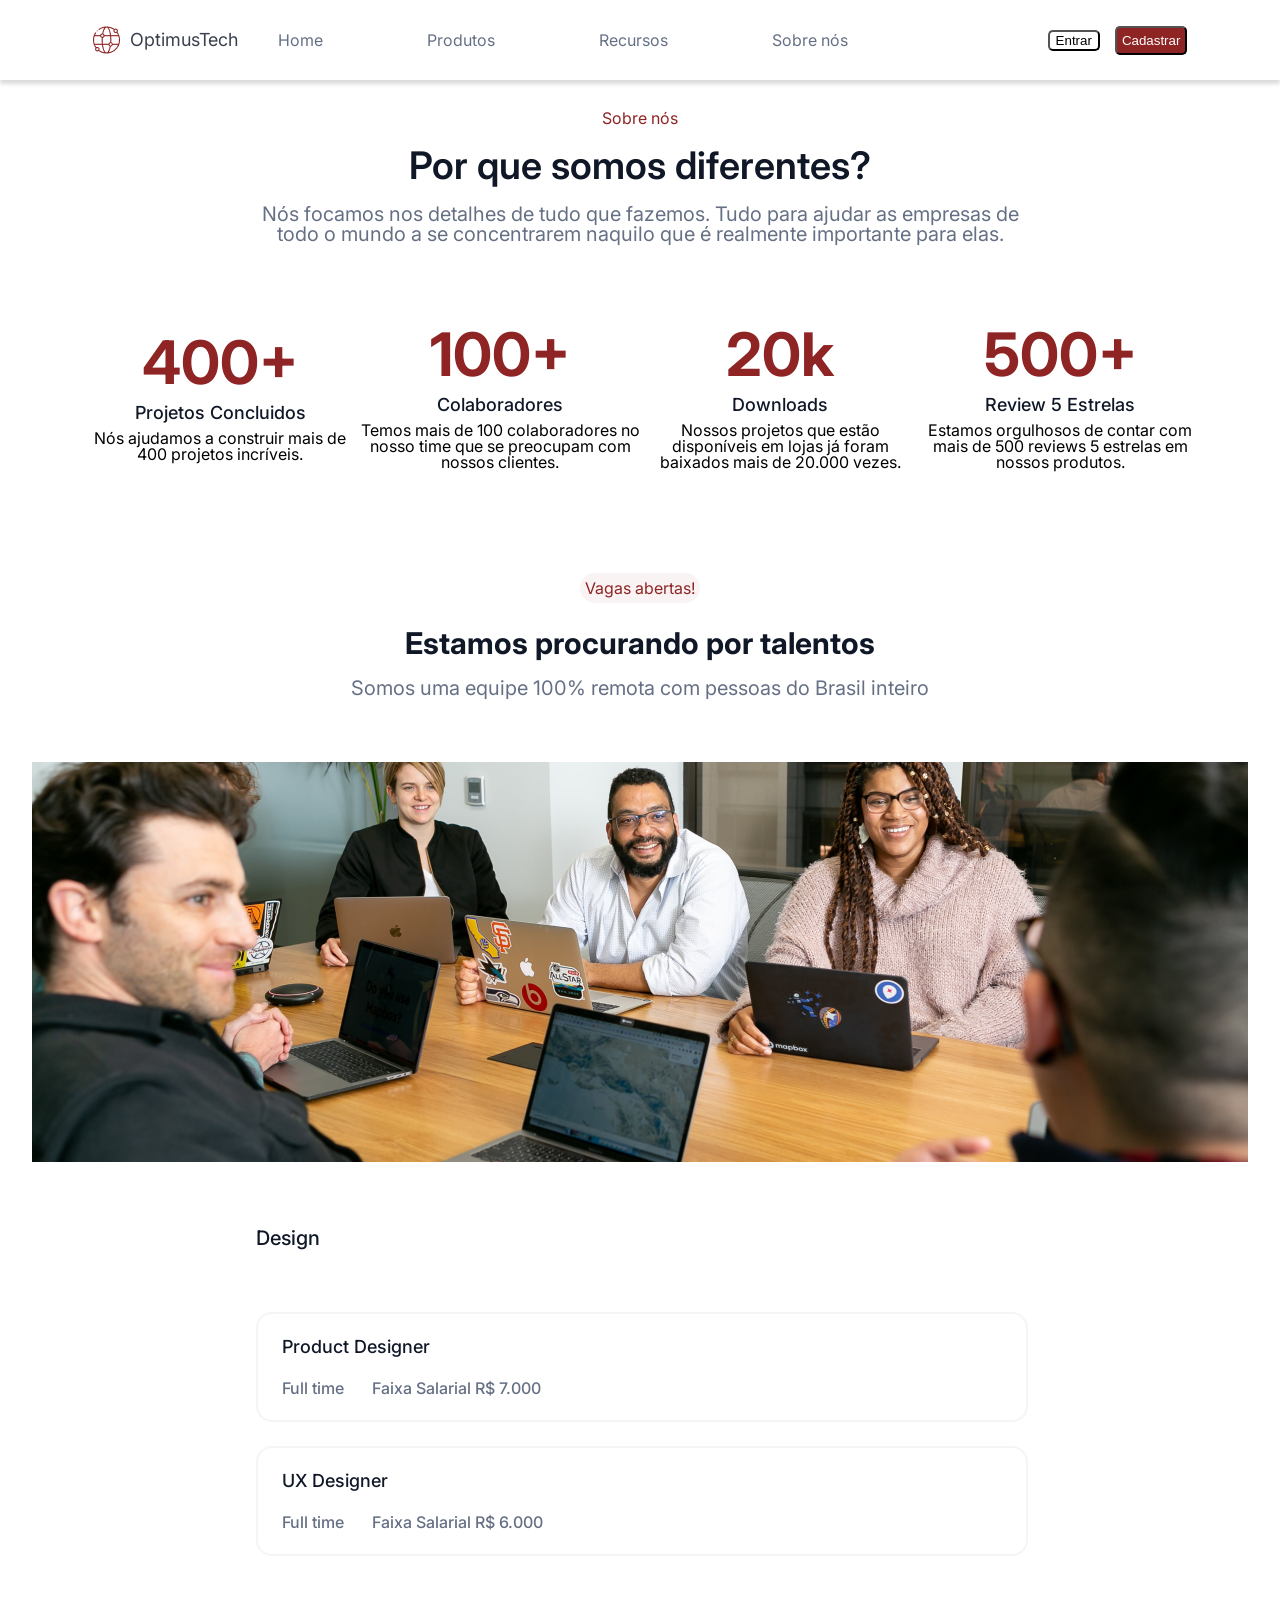
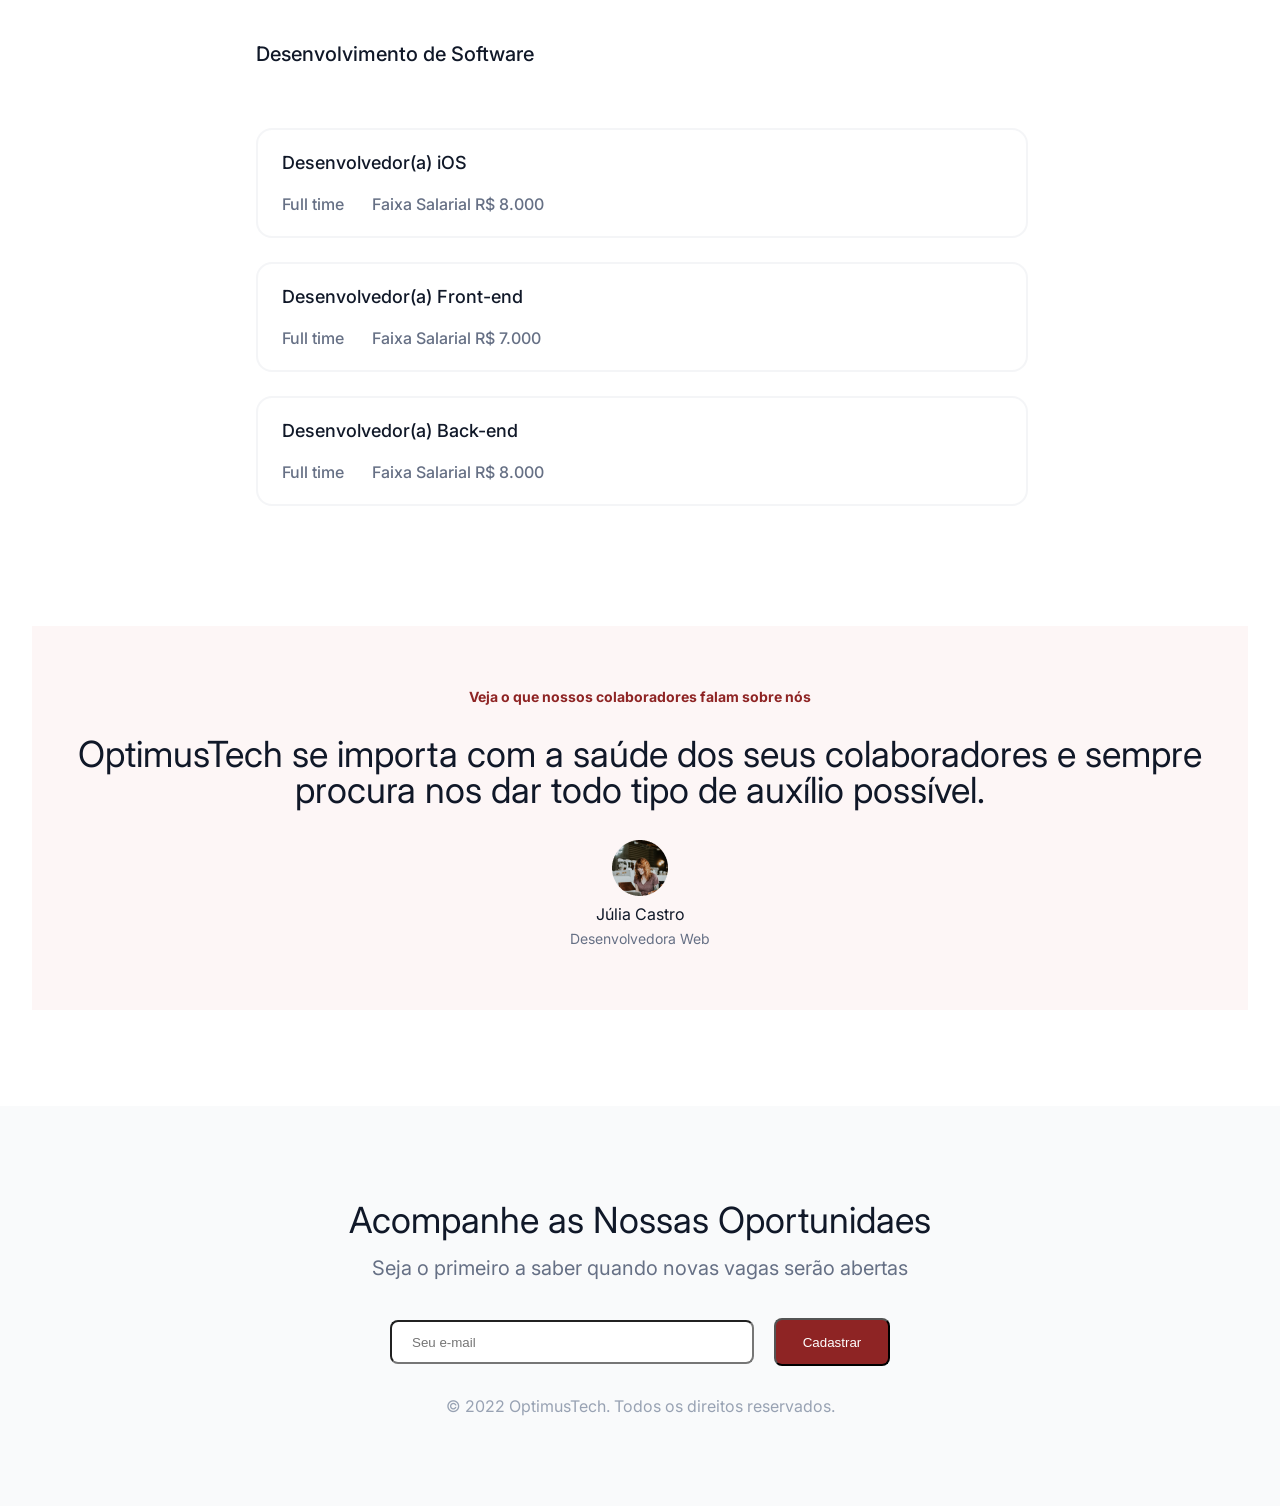
<file: Index.html>
<!DOCTYPE html>
<html lang="en">
<head>
    <meta charset="UTF-8">
    <meta name="viewport" content="width=device-width, initial-scale=1.0">
    <title>Document</title>
    <link rel="stylesheet" href="./Src/css/Reset.css">
    <link rel="stylesheet" href="./Src/css/style.css">
    <link rel="preconnect" href="https://fonts.googleapis.com">
    <link rel="preconnect" href="https://fonts.gstatic.com" crossorigin>
    <link href="https://fonts.googleapis.com/css2?family=Inter:wght@100..900&display=swap" rel="stylesheet">

</head>
<body>

    <header id="header">

        <div class="container">

            <div class="logo">
                <img src="./Src/Img/logo.png" alt="logo">
                <h3>OptimusTech</h3>

            </div>

            <div class="menu">
                <a href="Home.com">Home</a>
                <a href="Produtos.com">Produtos</a>
                <a href="Recursos.com">Recursos</a>
                <a href="Sobre.com">Sobre nós</a>

            </div>

            <div class="entrar">
                <button type="submit">Entrar</button>
            </div>

            <div class="cadastrar">
                <button type="submit">Cadastrar</button>
            </div>


        </div>
    </header>

    <main>

        <section id="primeira">
            <div class="container">
                <div class="sobre">

                <h3>Sobre nós</h3>
                <h2>Por que somos diferentes?</h2>
                <h4>Nós focamos nos detalhes de tudo que fazemos. Tudo para ajudar as empresas de todo o mundo a se concentrarem naquilo que é realmente importante para elas.</h4>
                    
                </div>
            </div>

        </section>

        <section id="segunda">
            <div class="container">

                <ul>
                <li><h2>400+</h2>
                    <h3>Projetos Concluidos</h3>
                    <p>Nós ajudamos a construir mais de 400 projetos incríveis.</p></li>

                <li><h2>100+</h2>
                    <h3>Colaboradores</h3>
                    <p>Temos mais de 100 colaboradores no nosso time que se preocupam com nossos clientes.</p></li>

                <li><h2>20k</h2>
                    <h3>Downloads</h3>
                    <p>Nossos projetos que estão disponíveis em lojas já foram baixados mais de 20.000 vezes.</p></li>

                <li><h2>500+</h2>
                    <h3>Review 5 Estrelas</h3>
                    <p>Estamos orgulhosos de contar com mais de 500 reviews 5 estrelas em nossos produtos.</p></li>

            </ul>
            </div>

        </section>

        <section id="terceira">
            <div class="container">
                <div class="recrutamento">
                    <div class="atrativo">
                    <h3>Vagas abertas!</h3>
                    <h2>Estamos procurando por talentos</h2>
                    <h4>Somos uma equipe 100% remota com pessoas do Brasil inteiro</h4>

                    <img src="./Src/Img/reuniao.jpg" alt="reuniao">

                </div>
                </div>
                
            </section> 

            <section id="meio">
                
                <div class="container">
                    <div class="design">

                    <h4>Design</h4>

                    <ul class="lista1">

                    
                        <li>
                            <h3>Product Designer</h3>
                            <p>Full time       Faixa Salarial R$ 7.000</p>
                        </li>

                        <li>
                            <h3>UX Designer</h3>
                            <p>Full time            Faixa Salarial R$ 6.000</p>
                        </li>
                        
                    </ul>
                    </div>

                    <div class="design">
                        <h4>Desenvolvimento de Software</h4>

                        <ul class="lista2">

                            <li>
                                <h3>Desenvolvedor(a) iOS</h3>
                                <p>Full time       Faixa Salarial R$ 8.000</p>
                            </li>

                            <li>
                                <h3>Desenvolvedor(a) Front-end</h3>
                                <p>Full time       Faixa Salarial R$ 7.000</p>
                            </li>

                            <li>
                                <h3>Desenvolvedor(a) Back-end</h3>
                                <p>Full time       Faixa Salarial R$ 8.000</p>
                            </li>

                        </ul>
                    </div>
                </div>
            </div>

        </section>

        <section id="quarta">
            <div class="container">

                <h3>Veja o que nossos colaboradores falam sobre nós</h3>
                <h2>OptimusTech se importa com a saúde dos seus colaboradores e sempre procura nos dar todo tipo de auxílio possível.</h2>
                
                <img src="./Src/Img/julia.png" alt="julia">
                <h4>Júlia Castro</h4>
                <h5>Desenvolvedora Web</h5>


            </div>
        </section>
    </main>
    
    <footer>
        <div class="container">
            <div class="oportunidades">
                <h2>Acompanhe as Nossas Oportunidaes</h2>
                <h4>Seja o primeiro a saber quando novas vagas serão abertas</h4>

                <div class="form">
                <input type="text" placeholder="Seu e-mail">
                <button type="submit">Cadastrar</button>
                </div>

            </div>

            <div class="logomarca">
                <h5>© 2022 OptimusTech. Todos os direitos reservados.</h5>

            </div> 
        </div>
    </footer>


</body>
</html>
</file>
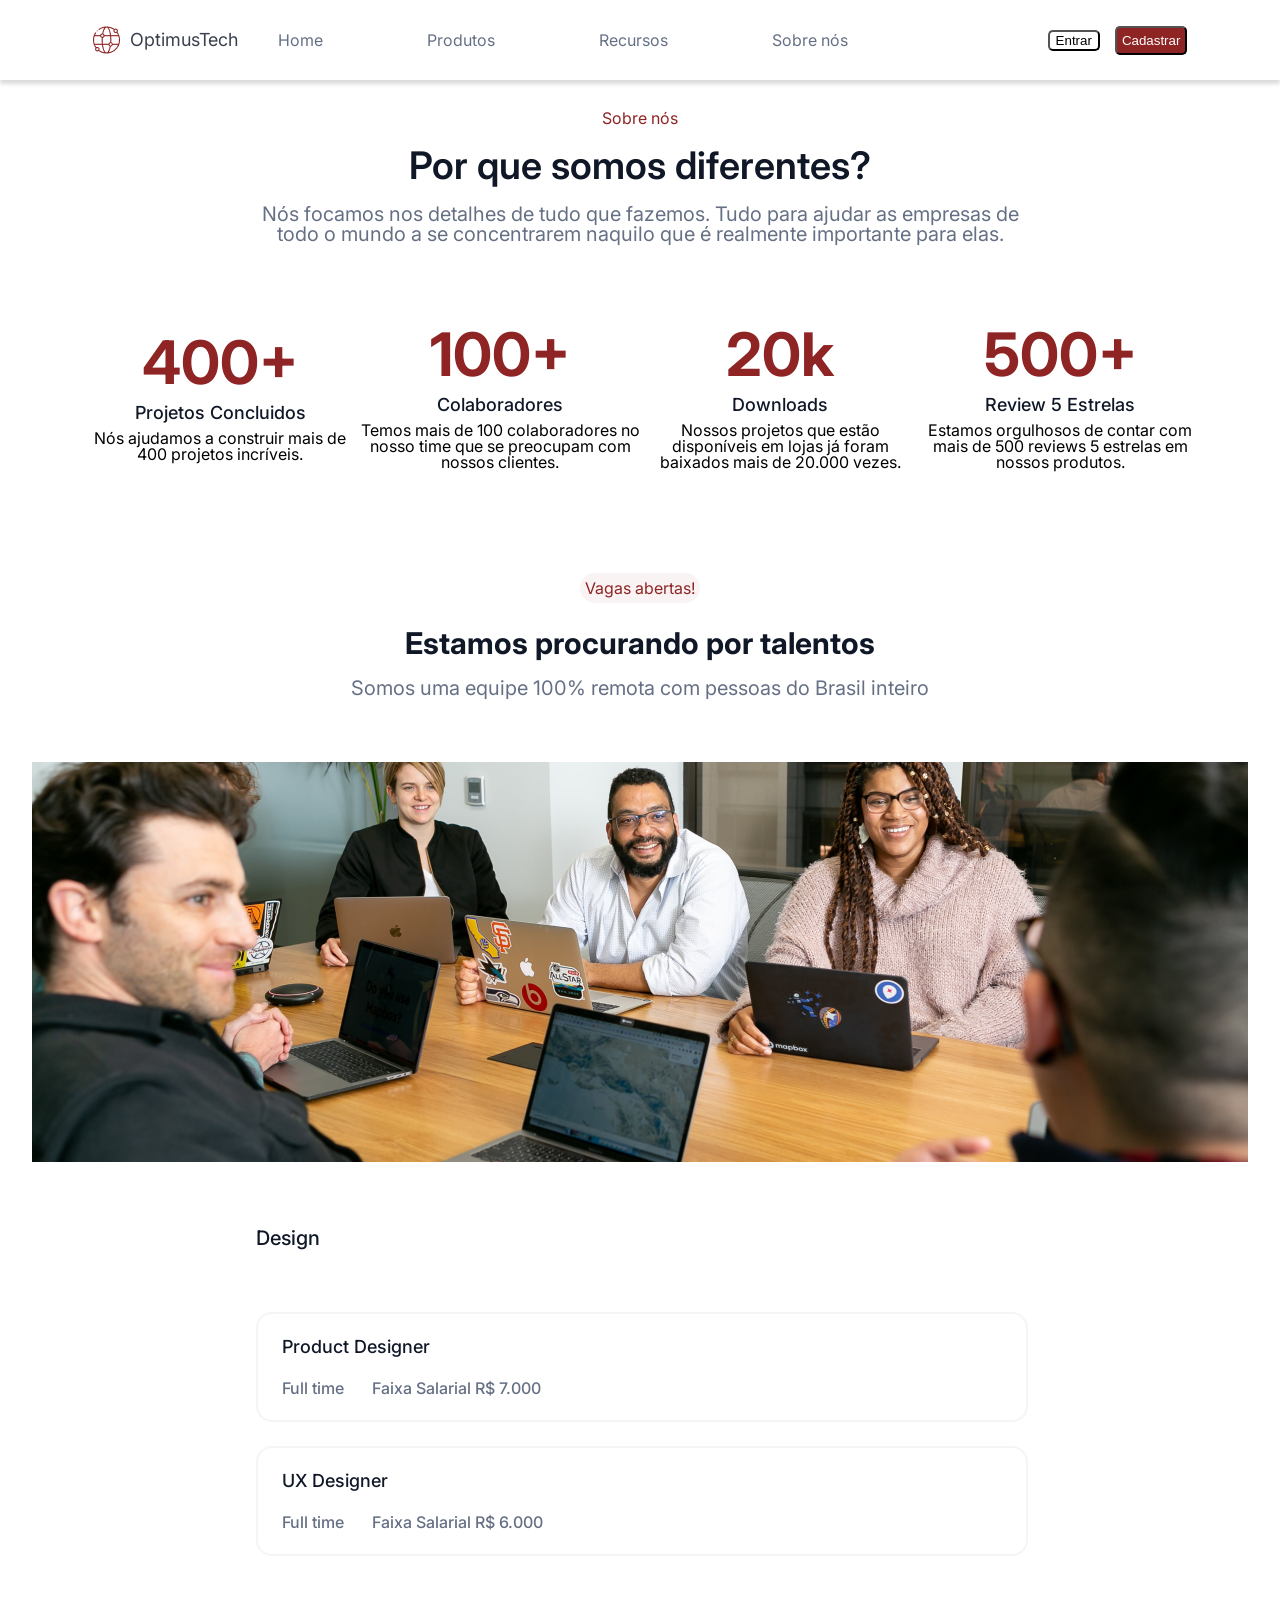
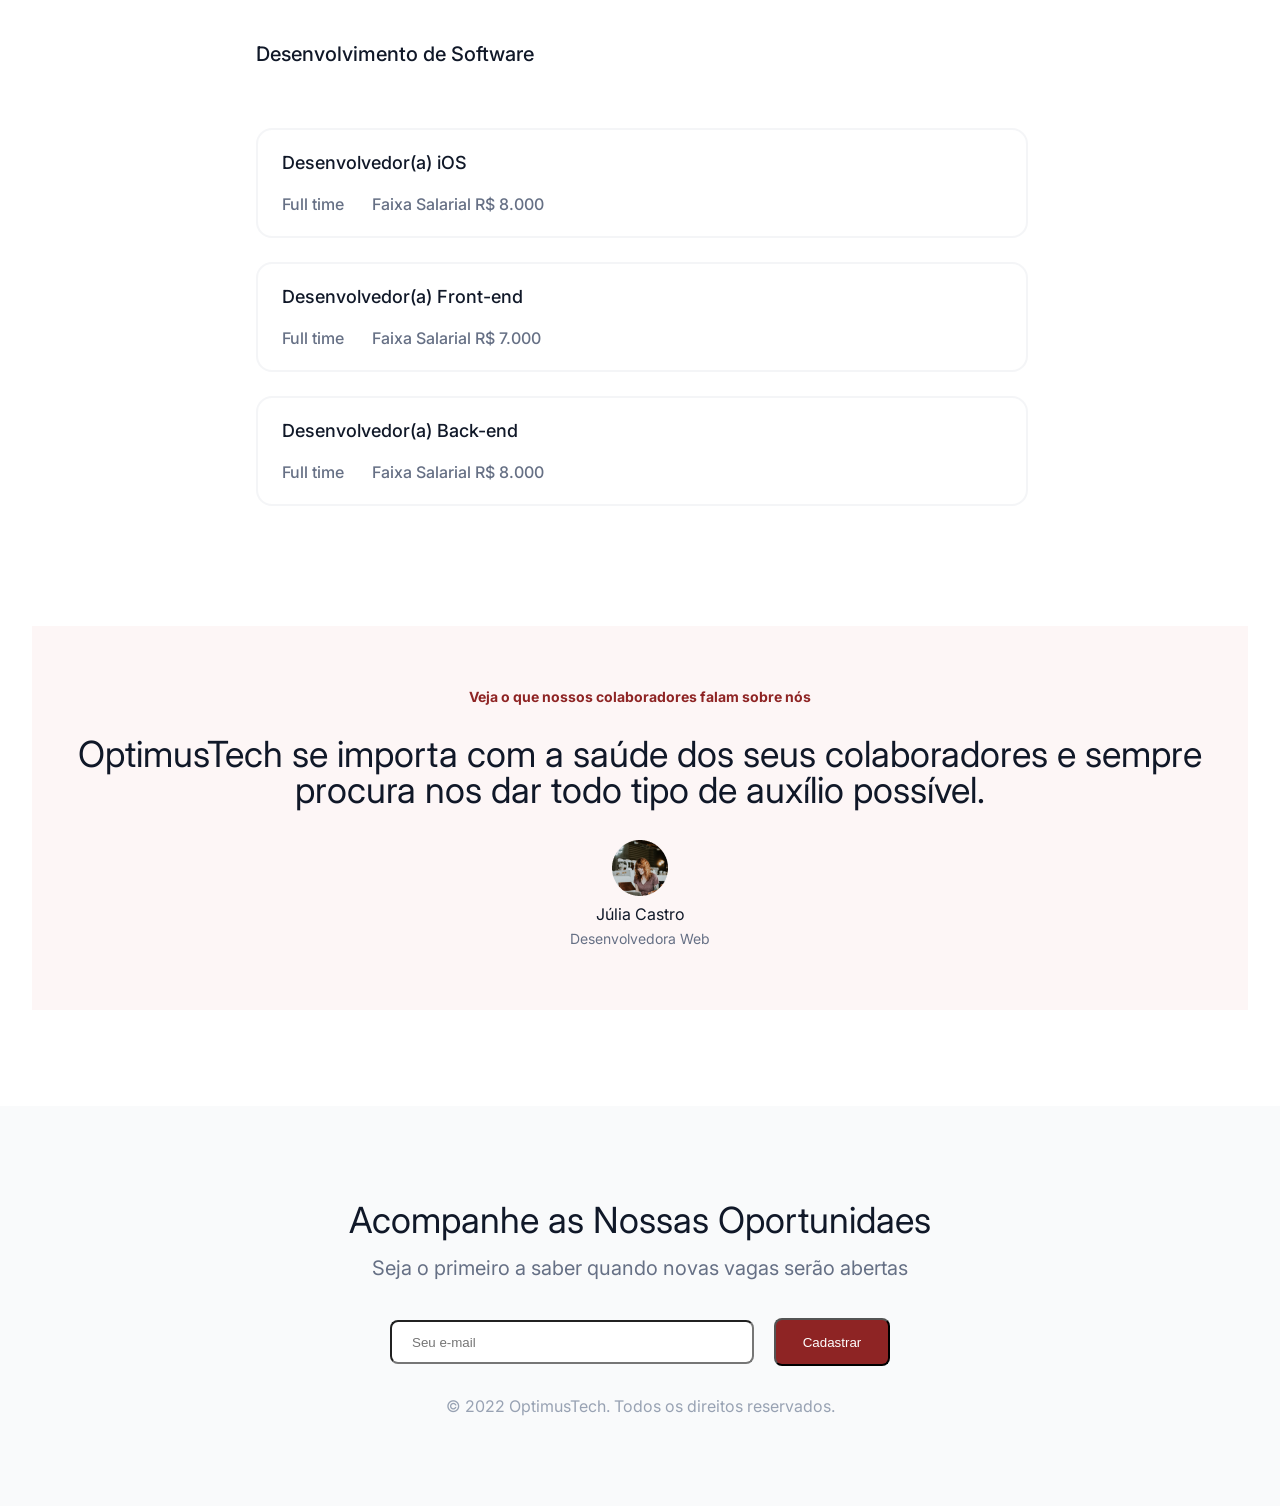
<file: Src/home.html>
<!DOCTYPE html>
<html lang="en">
<head>
    <meta charset="UTF-8">
    <meta name="viewport" content="width=device-width, initial-scale=1.0">
    <title>Document</title>
    <link rel="stylesheet" href="/css/style.css">
    <link rel="stylesheet" href="/css/Reset.css">
    <link rel="preconnect" href="https://fonts.googleapis.com">
    <link rel="preconnect" href="https://fonts.gstatic.com" crossorigin>
    <link href="https://fonts.googleapis.com/css2?family=Inter:wght@100..900&display=swap" rel="stylesheet">

</head>
<body>

    <header id="header">

        <div class="container">

            <div class="logo">
                <img src="/Img/logo.png" alt="logo">
                <h3>OptimusTech</h3>

            </div>

            <div class="menu">
                <a href="Home.com">Home</a>
                <a href="Produtos.com">Produtos</a>
                <a href="Recursos.com">Recursos</a>
                <a href="Sobre.com">Sobre nós</a>

            </div>

            <div class="entrar">
                <button type="submit">Entrar</button>
            </div>

            <div class="cadastrar">
                <button type="submit">Cadastrar</button>
            </div>


        </div>
    </header>

    <main>

        <section id="primeira">
            <div class="container">
                <div class="sobre">

                <h3>Sobre nós</h3>
                <h2>Por que somos diferentes?</h2>
                <h4>Nós focamos nos detalhes de tudo que fazemos. Tudo para ajudar as empresas de todo o mundo a se concentrarem naquilo que é realmente importante para elas.</h4>
                    
                </div>
            </div>

        </section>

        <section id="segunda">
            <div class="container">

                <ul>
                <li><h2>400+</h2>
                    <h3>Projetos Concluidos</h3>
                    <p>Nós ajudamos a construir mais de 400 projetos incríveis.</p></li>

                <li><h2>100+</h2>
                    <h3>Colaboradores</h3>
                    <p>Temos mais de 100 colaboradores no nosso time que se preocupam com nossos clientes.</p></li>

                <li><h2>20k</h2>
                    <h3>Downloads</h3>
                    <p>Nossos projetos que estão disponíveis em lojas já foram baixados mais de 20.000 vezes.</p></li>

                <li><h2>500+</h2>
                    <h3>Review 5 Estrelas</h3>
                    <p>Estamos orgulhosos de contar com mais de 500 reviews 5 estrelas em nossos produtos.</p></li>

            </ul>
            </div>

        </section>

        <section id="terceira">
            <div class="container">
                <div class="recrutamento">
                    <div class="atrativo">
                    <h3>Vagas abertas!</h3>
                    <h2>Estamos procurando por talentos</h2>
                    <h4>Somos uma equipe 100% remota com pessoas do Brasil inteiro</h4>

                    <img src="/Img/reuniao.jpg" alt="reuniao">

                </div>
                </div>
                
            </section> 

            <section id="meio">
                
                <div class="container">
                    <div class="design">

                    <h4>Design</h4>

                    <ul class="lista1">

                    
                        <li>
                            <h3>Product Designer</h3>
                            <p>Full time       Faixa Salarial R$ 7.000</p>
                        </li>

                        <li>
                            <h3>UX Designer</h3>
                            <p>Full time            Faixa Salarial R$ 6.000</p>
                        </li>
                        
                    </ul>
                    </div>

                    <div class="design">
                        <h4>Desenvolvimento de Software</h4>

                        <ul class="lista2">

                            <li>
                                <h3>Desenvolvedor(a) iOS</h3>
                                <p>Full time       Faixa Salarial R$ 8.000</p>
                            </li>

                            <li>
                                <h3>Desenvolvedor(a) Front-end</h3>
                                <p>Full time       Faixa Salarial R$ 7.000</p>
                            </li>

                            <li>
                                <h3>Desenvolvedor(a) Back-end</h3>
                                <p>Full time       Faixa Salarial R$ 8.000</p>
                            </li>

                        </ul>
                    </div>
                </div>
            </div>

        </section>

        <section id="quarta">
            <div class="container">

                <h3>Veja o que nossos colaboradores falam sobre nós</h3>
                <h2>OptimusTech se importa com a saúde dos seus colaboradores e sempre procura nos dar todo tipo de auxílio possível.</h2>
                
                <img src="/Img/julia.png" alt="julia">
                <h4>Júlia Castro</h4>
                <h5>Desenvolvedora Web</h5>


            </div>
        </section>
    </main>
    
    <footer>
        <div class="container">
            <div class="oportunidades">
                <h2>Acompanhe as Nossas Oportunidaes</h2>
                <h4>Seja o primeiro a saber quando novas vagas serão abertas</h4>

                <div class="form">
                <input type="text" placeholder="Seu e-mail">
                <button type="submit">Cadastrar</button>
                </div>

            </div>

            <div class="logomarca">
                <h5>© 2022 OptimusTech. Todos os direitos reservados.</h5>

            </div> 
        </div>
    </footer>


</body>
</html>
</file>
<file: Src/css/style.css>
.container {
    width: 1216px;
    display: flex;
    align-items: center;
    justify-content: center;
    font-family: inter, semibold;
    margin: auto;
    text-align: center;
}

#header {
    display: flex;
    height: 80px;   
    align-items: center;
    box-shadow: 0px 4px 4px 0px #00000025;

}


#header .logo {
    display: flex;
    align-items: center;
    gap: 10px;
    margin-right: 40px;
    font-size: 18px;
    color: #3A404E;
}
#header .menu {
    font-size: 16px;
    color: #667085;
}
#header .menu a {
    text-decoration: none;
    gap: 10px;
    margin-right: 100px;
    color: #667085;
}

#header .entrar {
    color: #667085;
    font-size: 16px;
}

#header .entrar button{
    border-radius: 5px;
    background-color: white;
    margin-right: 15px;
    margin-left: 100px;
}

header .cadastrar button{
    color: white;
    border-radius: 5px;
    background-color: #8E2424 ;
    padding: 5px;
}

main #primeira .sobre{
    margin-top: 20px;
    display: flex;
    justify-content: center;
    flex-direction: column;
    gap: 20px;
    align-items: center;
}

#primeira h3 {
    margin-top: 10px;
    color: #8E2424;
    font-size: 16px;
}

#primeira h2{
    font-size: 38px;
    color: #101828;
    font-weight: 600;
}

#primeira h4 {
    color: #667085;
    font-size: 20px;
    justify-content: center;
    text-align: center;
    width: 800px;
    margin-bottom: 50px;
}

#segunda .container ul {
    display: flex;
    margin: 30px 0px;;
    align-items: center;
    justify-content: space-evenly;

}

#segunda .container ul li {
    display: flex;
    flex-direction: column;
    justify-content: space-between;   
    width: 280px; 
}

#segunda ul li h2{
    color: #8E2424;
    font-size: 60px;
    font-weight: 700;
}

#segunda ul li h3 {
    font-size: 18px;
    font-weight: 500;
    color: #101828;
    margin-top: 12px;
    margin-bottom: 8px;
}

#terceira .recrutamento {
    display: flex;
    flex-direction: column;
    align-items: center;
    justify-content: center;
    text-align: center;
    margin-top: 80px;
}


#terceira .atrativo h3 {
        background-color: #8E24240D ; 
        display: inline;
        padding: 5px;
        border-radius: 16px ;
        color: #8E2424; 
}


#terceira .atrativo h2 {
    color: #101828;
    font-size: 30px;
    font-weight: 700;
    margin-top: 32px;
    margin-bottom: 20px;
}

#terceira .atrativo h4 {
    color: #667085;
    font-size: 20px;
    font-weight: 400;
    margin-bottom: 64px;
}

#meio .container {
   display: flex;
   flex-direction: column;
   justify-content: center;
}

#meio .container .design h4 {
    display: flex;
    margin-top: 64px;
    font-size: 20px;
    color: #101828;
    font-weight: 500
}

#meio .container ul {
    margin-top: 64px;
    width: 768px; 
    text-align: start; 
}
#meio .container ul li {
    margin-bottom: 24px;
    width: 768px;
    border: 2px #EAECF080 double;
    border-radius: 16px;
}

#meio .container ul h3 {
    color: #101828;
    font-weight: 500;
    font-size: 18px;
    margin: 24px 24px 24px 24px;
}

#meio .container ul li h3 {
    color: #101828;
    font-weight: 500;
    font-size: 18px;
}

#meio .container ul li p {
    font-weight: 500;
    font-size: 16px;
    color: #667085;
    margin: 24px 24px 24px 24px;
}

#quarta .container {
    display: flex;
    flex-direction: column;
    background-color: #C3191909;
    margin-top: 96px;
    
}

#quarta h3 {
    font-size: 14px;
    color: #8E2424;
    font-weight: bold;
    margin-bottom: 32px;
    margin-top: 64px;
}

#quarta h2 {
    font-size: 36px;
    font-weight: 500px;
    color: #101828;
    margin-bottom: 32px;
}

#quarta h4 {
    color: #101828;
    font-size: 16px;
    font-weight: 500px;
    margin-bottom: 10px;
    margin-top: 10px;
}

#quarta h5 {
    font-size: 14px;
    color: #667085;
    margin-bottom: 64px;
}

footer {

    background-color: #F9FAFB;
}

footer .container {
    display: flex;
    flex-direction: column;
    margin-top: 96px;
    background-color: #F9FAFB;
    
}

footer h2 {
    font-size: 36px;
    color: #101828;
    margin-top: 96px;
    margin-bottom: 20px;
}

footer h4 {
    color: #667085;
    font-size: 20px;
    font-weight: 400;
    margin-bottom: 40px;
}

footer input {
    border-radius: 8px;
    color: white;
    width: 320px;
    height: 40px;
    padding: 0px 20px;
}

footer button {
    background-color: #8E2424;
    color: white;
    border-radius: 8px;
    width: 116px;
    height: 48px;
    margin-left: 16px;
}

footer .logomarca {
    color: #98A2B3;
    font-size: 16px;
    font-weight: 400px;
    margin-top: 32px;
    margin-bottom: 92px;
}

@media (max-width: 1024px) {

#header {
flex-direction: column;
} 

#terceira .atrativo {

    
}

}
</file>
<file: css/style.css>
.container {
    width: 1216px;
    display: flex;
    align-items: center;
    justify-content: center;
    font-family: inter, semibold;
    margin: auto;
    text-align: center;
}

#header {
    display: flex;
    height: 80px;   
    align-items: center;
    box-shadow: 0px 4px 4px 0px #00000025;

}


#header .logo {
    display: flex;
    align-items: center;
    gap: 10px;
    margin-right: 40px;
    font-size: 18px;
    color: #3A404E;
}
#header .menu {
    font-size: 16px;
    color: #667085;
}
#header .menu a {
    text-decoration: none;
    gap: 10px;
    margin-right: 100px;
    color: #667085;
}

#header .entrar {
    color: #667085;
    font-size: 16px;
}

#header .entrar button{
    border-radius: 5px;
    background-color: white;
    margin-right: 15px;
    margin-left: 100px;
}

header .cadastrar button{
    color: white;
    border-radius: 5px;
    background-color: #8E2424 ;
    padding: 5px;
}

main #primeira .sobre{
    margin-top: 20px;
    display: flex;
    justify-content: center;
    flex-direction: column;
    gap: 20px;
    align-items: center;
}

#primeira h3 {
    margin-top: 10px;
    color: #8E2424;
    font-size: 16px;
}

#primeira h2{
    font-size: 38px;
    color: #101828;
    font-weight: 600;
}

#primeira h4 {
    color: #667085;
    font-size: 20px;
    justify-content: center;
    text-align: center;
    width: 800px;
    margin-bottom: 50px;
}

#segunda .container ul {
    display: flex;
    margin: 30px 0px;;
    align-items: center;
    justify-content: space-evenly;

}

#segunda .container ul li {
    display: flex;
    flex-direction: column;
    justify-content: space-between;   
    width: 280px; 
}

#segunda ul li h2{
    color: #8E2424;
    font-size: 60px;
    font-weight: 700;
}

#segunda ul li h3 {
    font-size: 18px;
    font-weight: 500;
    color: #101828;
    margin-top: 12px;
    margin-bottom: 8px;
}

#terceira .recrutamento {
    display: flex;
    flex-direction: column;
    align-items: center;
    justify-content: center;
    text-align: center;
    margin-top: 80px;
}


#terceira .atrativo h3 {
        background-color: #8E24240D ; 
        display: inline;
        padding: 5px;
        border-radius: 16px ;
        color: #8E2424; 
}


#terceira .atrativo h2 {
    color: #101828;
    font-size: 30px;
    font-weight: 700;
    margin-top: 32px;
    margin-bottom: 20px;
}

#terceira .atrativo h4 {
    color: #667085;
    font-size: 20px;
    font-weight: 400;
    margin-bottom: 64px;
}

#meio .container {
   display: flex;
   flex-direction: column;
   justify-content: center;
}

#meio .container .design h4 {
    display: flex;
    margin-top: 64px;
    font-size: 20px;
    color: #101828;
    font-weight: 500
}

#meio .container ul {
    margin-top: 64px;
    width: 768px; 
    text-align: start; 
}
#meio .container ul li {
    margin-bottom: 24px;
    width: 768px;
    border: 2px #EAECF080 double;
    border-radius: 16px;
}

#meio .container ul h3 {
    color: #101828;
    font-weight: 500;
    font-size: 18px;
    margin: 24px 24px 24px 24px;
}

#meio .container ul li h3 {
    color: #101828;
    font-weight: 500;
    font-size: 18px;
}

#meio .container ul li p {
    font-weight: 500;
    font-size: 16px;
    color: #667085;
    margin: 24px 24px 24px 24px;
}

#quarta .container {
    display: flex;
    flex-direction: column;
    background-color: #C3191909;
    margin-top: 96px;
    
}

#quarta h3 {
    font-size: 14px;
    color: #8E2424;
    font-weight: bold;
    margin-bottom: 32px;
    margin-top: 64px;
}

#quarta h2 {
    font-size: 36px;
    font-weight: 500px;
    color: #101828;
    margin-bottom: 32px;
}

#quarta h4 {
    color: #101828;
    font-size: 16px;
    font-weight: 500px;
    margin-bottom: 10px;
    margin-top: 10px;
}

#quarta h5 {
    font-size: 14px;
    color: #667085;
    margin-bottom: 64px;
}

footer {

    background-color: #F9FAFB;
}

footer .container {
    display: flex;
    flex-direction: column;
    margin-top: 96px;
    background-color: #F9FAFB;
    
}

footer h2 {
    font-size: 36px;
    color: #101828;
    margin-top: 96px;
    margin-bottom: 20px;
}

footer h4 {
    color: #667085;
    font-size: 20px;
    font-weight: 400;
    margin-bottom: 40px;
}

footer input {
    border-radius: 8px;
    color: white;
    width: 320px;
    height: 40px;
    padding: 0px 20px;
}

footer button {
    background-color: #8E2424;
    color: white;
    border-radius: 8px;
    width: 116px;
    height: 48px;
    margin-left: 16px;
}

footer .logomarca {
    color: #98A2B3;
    font-size: 16px;
    font-weight: 400px;
    margin-top: 32px;
    margin-bottom: 92px;
}

@media (max-width: 1024px) {

#header {
flex-direction: column;
} 

#terceira .atrativo {

    
}

}
</file>
